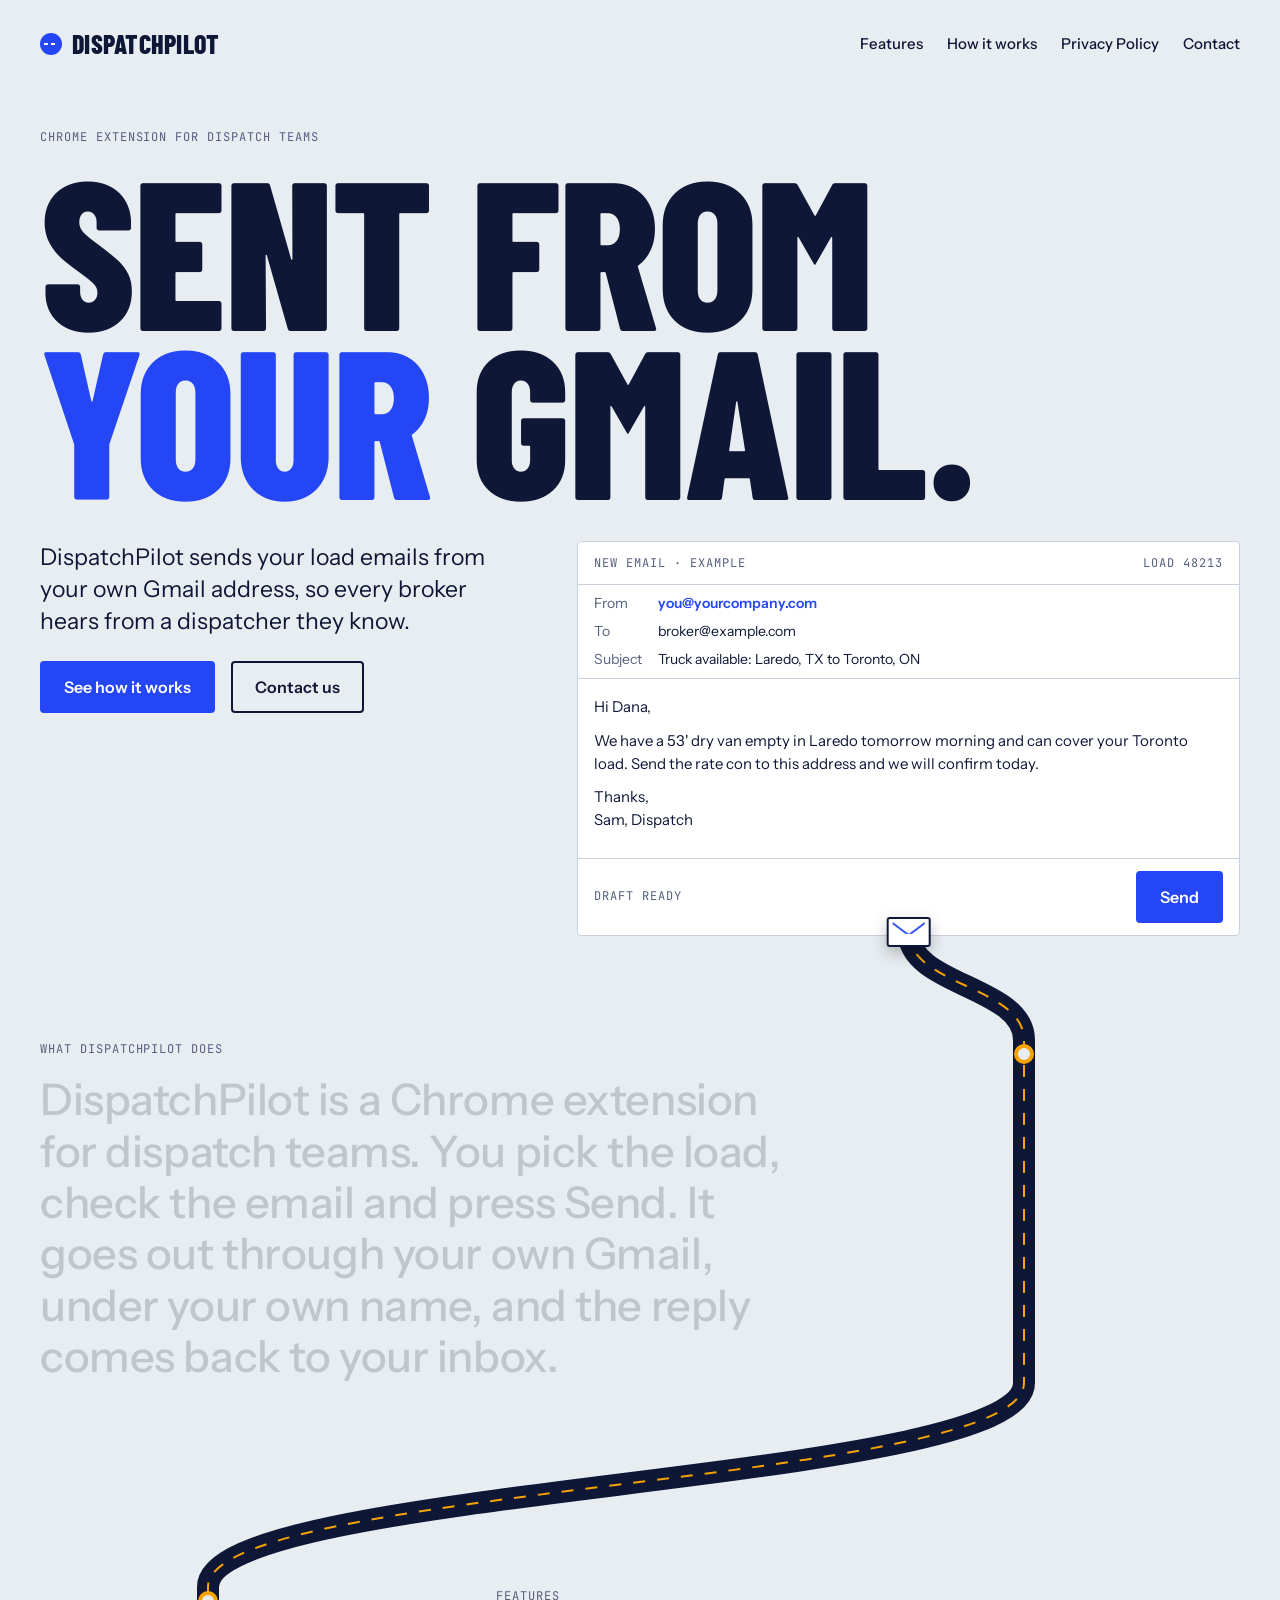
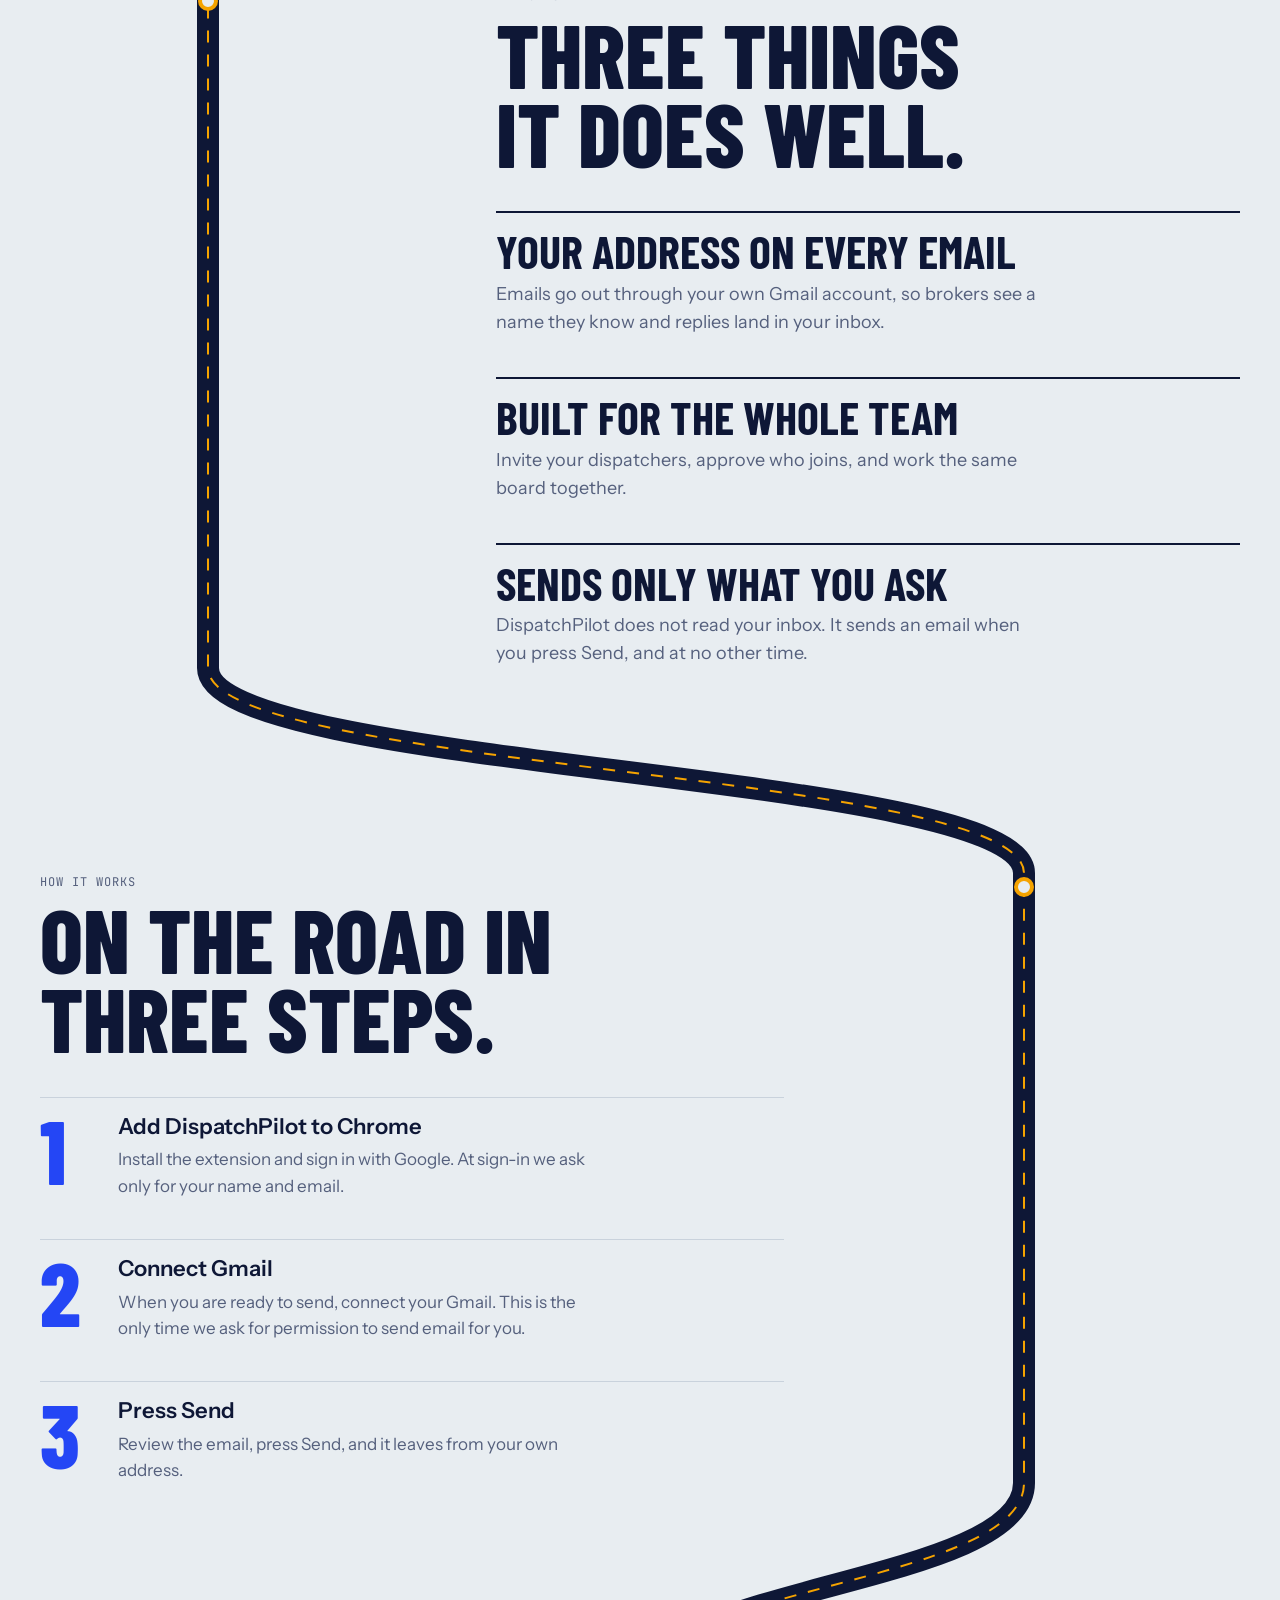
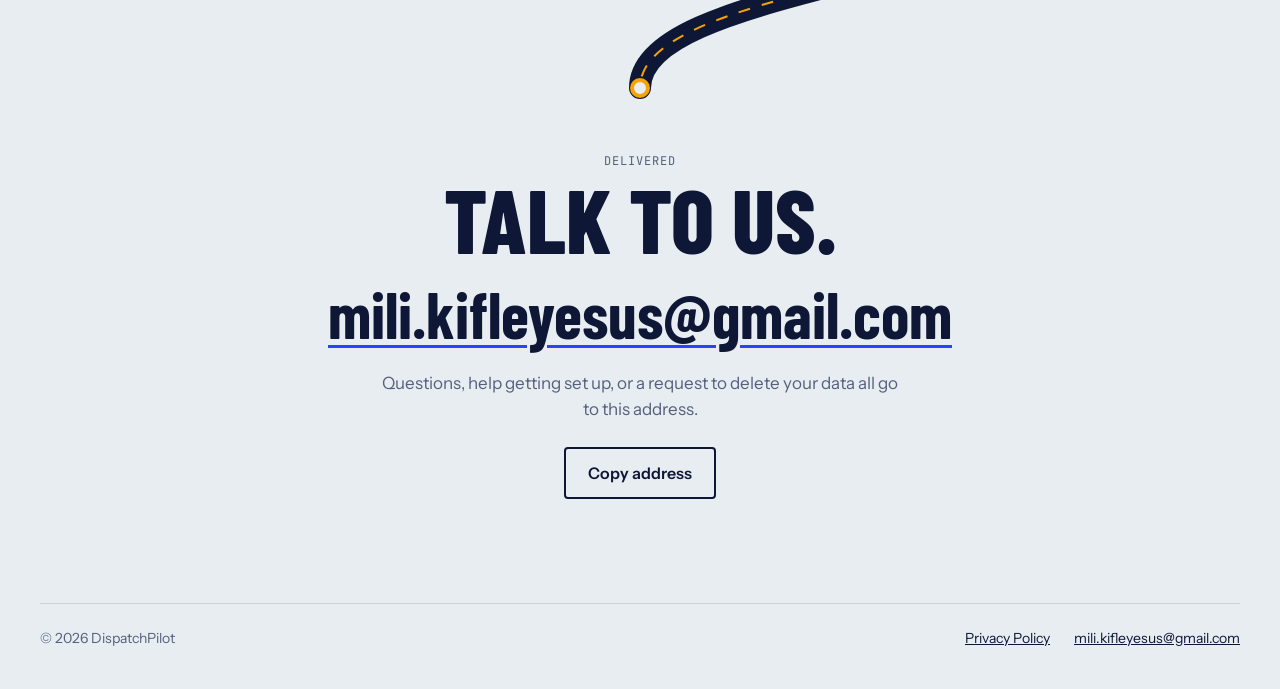
<file: index.html>
<!doctype html>
<html lang="en">
<head>
<meta charset="utf-8">
<meta name="viewport" content="width=device-width, initial-scale=1">
<title>DispatchPilot — Send dispatch email from your own Gmail</title>
<meta name="description" content="DispatchPilot is a Chrome extension that helps dispatch teams send email from their own Gmail. It sends only what you ask and never reads your inbox.">
<meta property="og:title" content="DispatchPilot">
<meta property="og:description" content="A Chrome extension that helps dispatch teams send email from their own Gmail.">
<meta property="og:type" content="website">
<meta name="theme-color" content="#E8EDF1" media="(prefers-color-scheme: light)">
<meta name="theme-color" content="#0A1024" media="(prefers-color-scheme: dark)">
<link rel="icon" href="favicon.svg" type="image/svg+xml">
<link rel="preconnect" href="https://fonts.googleapis.com">
<link rel="preconnect" href="https://fonts.gstatic.com" crossorigin>
<link rel="stylesheet" href="https://fonts.googleapis.com/css2?family=Barlow+Condensed:wght@700;800&family=Instrument+Sans:wght@400;500;600&family=JetBrains+Mono:wght@400&display=swap">
<link rel="stylesheet" href="assets/site.css">
</head>
<body>
<a class="skip" href="#main">Skip to content</a>

<div class="wrap">
  <header class="top">
    <a class="brand" href="./" aria-label="DispatchPilot home"><i aria-hidden="true"></i>DispatchPilot</a>
    <nav class="nav" aria-label="Main">
      <a class="wide" href="#features">Features</a>
      <a class="wide" href="#how">How it works</a>
      <a href="privacy/">Privacy Policy</a>
      <a href="#contact">Contact</a>
    </nav>
  </header>

  <main id="main">
    <section class="hero">
      <div class="mono">Chrome extension for dispatch teams</div>
      <h1><span class="ln"><span>Sent from</span></span><span class="ln"><span><em>your</em> Gmail.</span></span></h1>

      <div class="hero-grid">
        <div>
          <p class="lede">DispatchPilot sends your load emails from your own Gmail address, so every broker hears from a dispatcher they know.</p>
          <div class="cta-row">
            <a class="btn primary" href="#how">See how it works</a>
            <a class="btn" href="#contact">Contact us</a>
          </div>
        </div>

        <div class="mail" id="mail">
          <div class="mail-head"><span class="mono">New email · example</span><span class="mono">Load 48213</span></div>
          <dl>
            <dt>From</dt><dd><b>you@yourcompany.com</b></dd>
            <dt>To</dt><dd>broker@example.com</dd>
            <dt>Subject</dt><dd>Truck available: Laredo, TX to Toronto, ON</dd>
          </dl>
          <div class="mail-body">
            <p>Hi Dana,</p>
            <p>We have a 53' dry van empty in Laredo tomorrow morning and can cover your Toronto load. Send the rate con to this address and we will confirm today.</p>
            <p>Thanks,<br>Sam, Dispatch</p>
          </div>
          <div class="mail-foot">
            <span class="mono" id="status" role="status" aria-live="polite">Draft ready</span>
            <button class="btn primary" type="button" id="send">Send</button>
          </div>
          <div class="stamp" aria-hidden="true">Sent</div>
        </div>
      </div>
    </section>

    <div class="lane" id="lane">
      <section class="sec" data-side="left" id="what" aria-labelledby="what-h">
        <div class="mono" id="what-h">What DispatchPilot does</div>
        <p class="statement" data-words>DispatchPilot is a Chrome extension for dispatch teams. You pick the load, check the email and press Send. It goes out through your own Gmail, under your own name, and the reply comes back to your inbox.</p>
      </section>

      <section class="sec" data-side="right" id="features" aria-labelledby="feat-h">
        <div class="mono">Features</div>
        <h2 id="feat-h">Three things it does well.</h2>
        <div class="feat">
          <article>
            <h3>Your address on every email</h3>
            <p>Emails go out through your own Gmail account, so brokers see a name they know and replies land in your inbox.</p>
          </article>
          <article>
            <h3>Built for the whole team</h3>
            <p>Invite your dispatchers, approve who joins, and work the same board together.</p>
          </article>
          <article>
            <h3>Sends only what you ask</h3>
            <p>DispatchPilot does not read your inbox. It sends an email when you press Send, and at no other time.</p>
          </article>
        </div>
      </section>

      <section class="sec" data-side="left" id="how" aria-labelledby="how-h">
        <div class="mono">How it works</div>
        <h2 id="how-h">On the road in three steps.</h2>
        <ol class="steps">
          <li><div><h3>Add DispatchPilot to Chrome</h3><p>Install the extension and sign in with Google. At sign-in we ask only for your name and email.</p></div></li>
          <li><div><h3>Connect Gmail</h3><p>When you are ready to send, connect your Gmail. This is the only time we ask for permission to send email for you.</p></div></li>
          <li><div><h3>Press Send</h3><p>Review the email, press Send, and it leaves from your own address.</p></div></li>
        </ol>
      </section>

      <section class="end" id="contact" aria-labelledby="contact-h">
        <div class="mono">Delivered</div>
        <h2 id="contact-h">Talk to us.</h2>
        <a class="addr" href="mailto:mili.kifleyesus@gmail.com">mili.kifleyesus@gmail.com</a>
        <p>Questions, help getting set up, or a request to delete your data all go to this address.</p>
        <button class="btn" type="button" id="copy" data-copy="mili.kifleyesus@gmail.com">Copy address</button>
      </section>
    </div>
  </main>

  <footer class="foot">
    <div>© 2026 DispatchPilot</div>
    <nav aria-label="Footer">
      <a href="privacy/">Privacy Policy</a>
      <a href="mailto:mili.kifleyesus@gmail.com">mili.kifleyesus@gmail.com</a>
    </nav>
  </footer>
</div>

<script src="assets/vendor/gsap.min.js" defer></script>
<script src="assets/vendor/ScrollTrigger.min.js" defer></script>
<script src="assets/vendor/lenis.min.js" defer></script>
<script src="assets/site.js" defer></script>
</body>
</html>
</file>
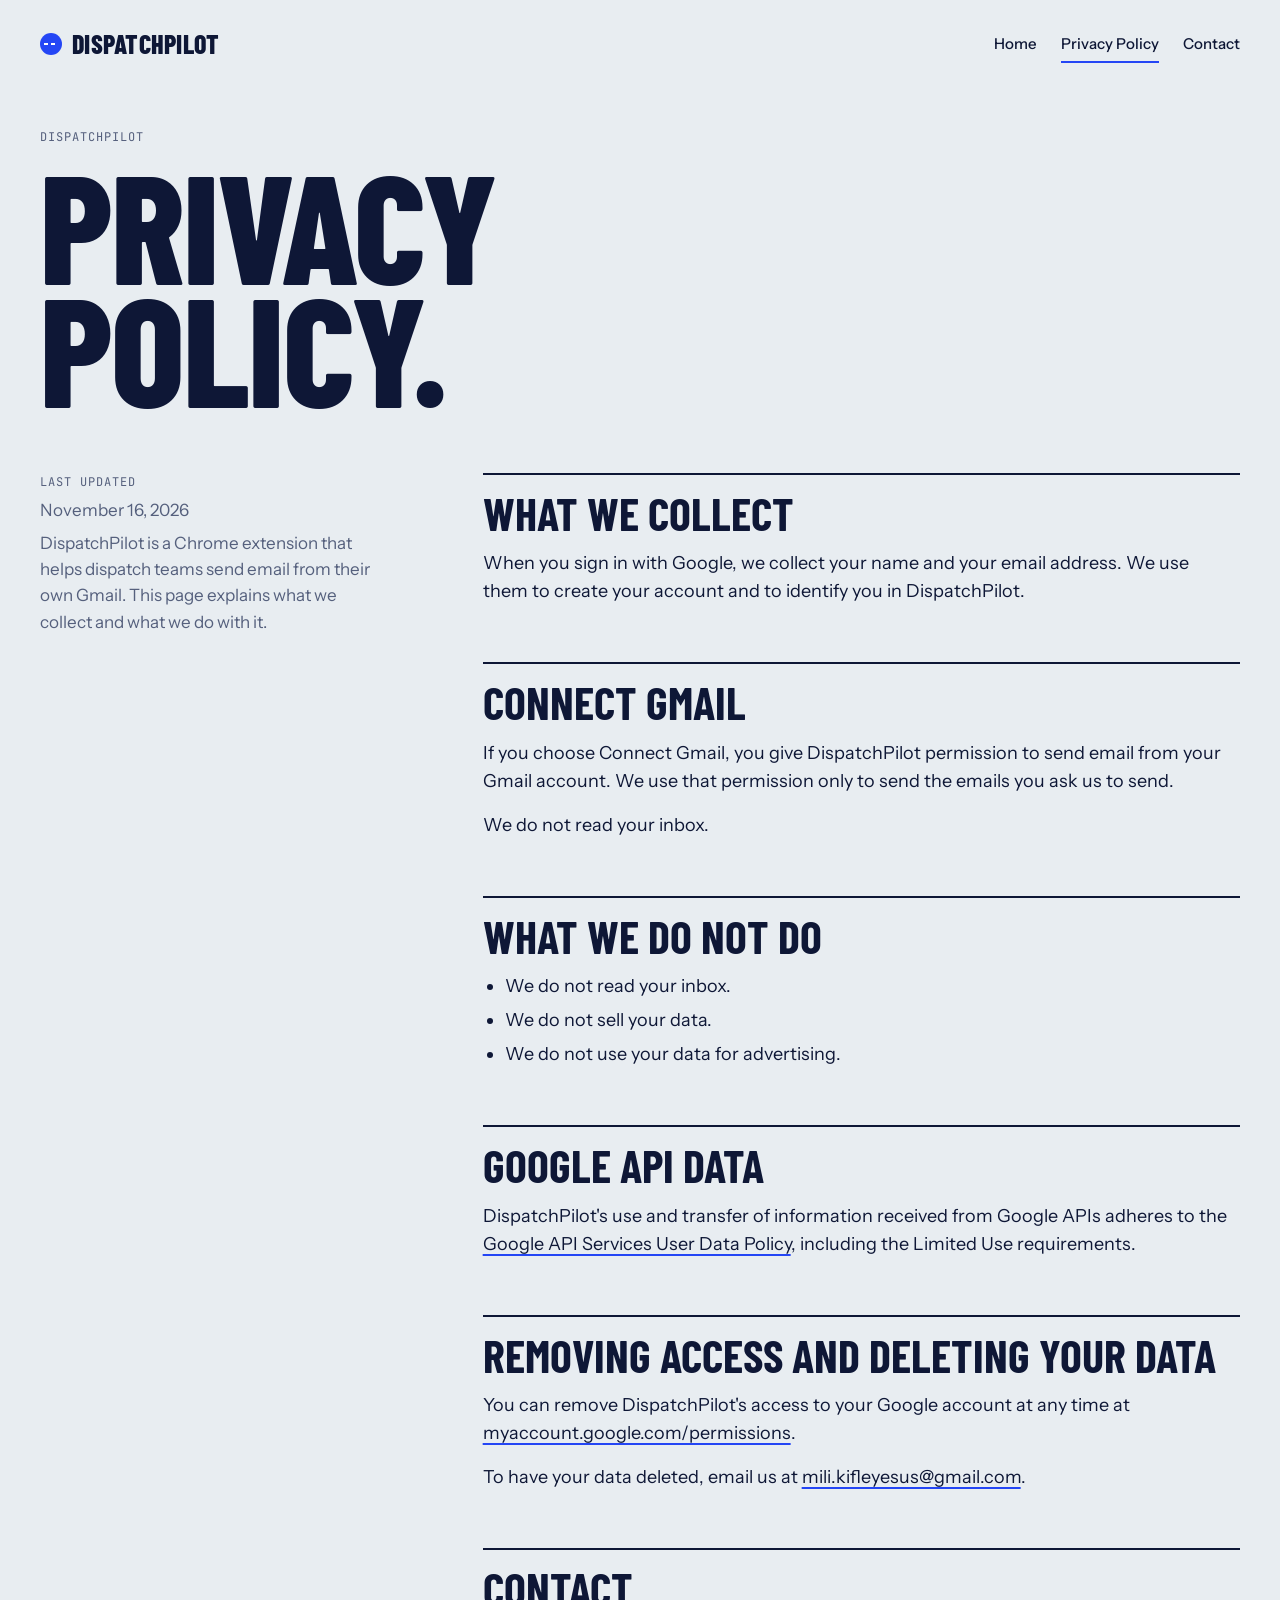
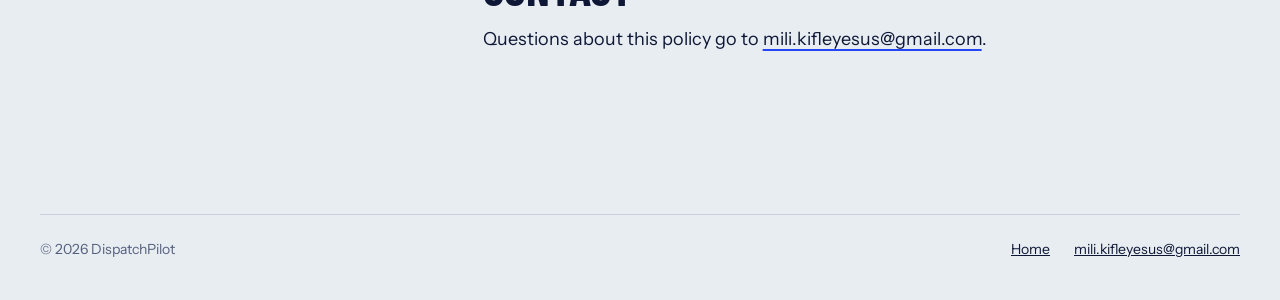
<file: privacy/index.html>
<!doctype html>
<html lang="en">
<head>
<meta charset="utf-8">
<meta name="viewport" content="width=device-width, initial-scale=1">
<title>Privacy Policy — DispatchPilot</title>
<meta name="description" content="What DispatchPilot collects, how it uses Gmail access, and how to remove access or delete your data.">
<meta name="theme-color" content="#E8EDF1" media="(prefers-color-scheme: light)">
<meta name="theme-color" content="#0A1024" media="(prefers-color-scheme: dark)">
<link rel="icon" href="../favicon.svg" type="image/svg+xml">
<link rel="preconnect" href="https://fonts.googleapis.com">
<link rel="preconnect" href="https://fonts.gstatic.com" crossorigin>
<link rel="stylesheet" href="https://fonts.googleapis.com/css2?family=Barlow+Condensed:wght@700;800&family=Instrument+Sans:wght@400;500;600&family=JetBrains+Mono:wght@400&display=swap">
<link rel="stylesheet" href="../assets/site.css">
</head>
<body>
<a class="skip" href="#main">Skip to content</a>

<div class="wrap">
  <header class="top">
    <a class="brand" href="../" aria-label="DispatchPilot home"><i aria-hidden="true"></i>DispatchPilot</a>
    <nav class="nav" aria-label="Main">
      <a class="wide" href="../">Home</a>
      <a href="./" aria-current="page">Privacy Policy</a>
      <a href="../#contact">Contact</a>
    </nav>
  </header>

  <main id="main" class="doc">
    <div class="mono">DispatchPilot</div>
    <h1><span class="ln"><span>Privacy</span></span><span class="ln"><span>Policy.</span></span></h1>

    <div class="doc-grid">
      <aside class="doc-aside">
        <div class="mono">Last updated</div>
        <p>November 16, 2026</p>
        <p>DispatchPilot is a Chrome extension that helps dispatch teams send email from their own Gmail. This page explains what we collect and what we do with it.</p>
      </aside>

      <div class="doc-body">
        <section aria-labelledby="p1">
          <h2 id="p1">What we collect</h2>
          <p>When you sign in with Google, we collect your name and your email address. We use them to create your account and to identify you in DispatchPilot.</p>
        </section>

        <section aria-labelledby="p2">
          <h2 id="p2">Connect Gmail</h2>
          <p>If you choose Connect Gmail, you give DispatchPilot permission to send email from your Gmail account. We use that permission only to send the emails you ask us to send.</p>
          <p>We do not read your inbox.</p>
        </section>

        <section aria-labelledby="p3">
          <h2 id="p3">What we do not do</h2>
          <ul>
            <li>We do not read your inbox.</li>
            <li>We do not sell your data.</li>
            <li>We do not use your data for advertising.</li>
          </ul>
        </section>

        <section aria-labelledby="p4">
          <h2 id="p4">Google API data</h2>
          <p>DispatchPilot's use and transfer of information received from Google APIs adheres to the <a href="https://developers.google.com/terms/api-services-user-data-policy" rel="noopener">Google API Services User Data Policy</a>, including the Limited Use requirements.</p>
        </section>

        <section aria-labelledby="p5">
          <h2 id="p5">Removing access and deleting your data</h2>
          <p>You can remove DispatchPilot's access to your Google account at any time at <a href="https://myaccount.google.com/permissions" rel="noopener">myaccount.google.com/permissions</a>.</p>
          <p>To have your data deleted, email us at <a href="mailto:mili.kifleyesus@gmail.com">mili.kifleyesus@gmail.com</a>.</p>
        </section>

        <section aria-labelledby="p6">
          <h2 id="p6">Contact</h2>
          <p>Questions about this policy go to <a href="mailto:mili.kifleyesus@gmail.com">mili.kifleyesus@gmail.com</a>.</p>
        </section>
      </div>
    </div>
  </main>

  <footer class="foot">
    <div>© 2026 DispatchPilot</div>
    <nav aria-label="Footer">
      <a href="../">Home</a>
      <a href="mailto:mili.kifleyesus@gmail.com">mili.kifleyesus@gmail.com</a>
    </nav>
  </footer>
</div>

<script src="../assets/vendor/gsap.min.js" defer></script>
<script src="../assets/vendor/ScrollTrigger.min.js" defer></script>
<script src="../assets/vendor/lenis.min.js" defer></script>
<script src="../assets/site.js" defer></script>
</body>
</html>
</file>
<file: assets/site.css>
/* DispatchPilot — highway signage, dawn shift.
   Sign-sized headline, 12-column grid, one road that carries the email down the page. */
:root {
  --bg: #E8EDF1;
  --surface: #FFFFFF;
  --ink: #0E1736;
  --muted: #55607D;
  --line: #C9D2DC;
  --accent: #2446F5;
  --on-accent: #FFFFFF;
  --amber: #F5A300;
  --road: #0E1736;
  --ok: #0E7A4F;

  --display: "Barlow Condensed", "Arial Narrow", "Roboto Condensed", sans-serif;
  --body: "Instrument Sans", "Segoe UI", system-ui, sans-serif;
  --mono: "JetBrains Mono", ui-monospace, Consolas, monospace;

  --s1: 8px; --s2: 16px; --s3: 24px; --s4: 40px; --s5: 64px; --s6: 104px;
  --r: 4px;
  --gutter: 16px;
}
@media (min-width: 720px) { :root { --gutter: 40px; } }
@media (prefers-color-scheme: dark) {
  :root {
    --bg: #0A1024; --surface: #131B36; --ink: #E8EDF7; --muted: #94A0BD; --line: #26304F;
    --accent: #7C95FF; --on-accent: #0A1024; --amber: #FFB938; --road: #1E2950; --ok: #4FD39A;
    color-scheme: dark;
  }
}

*, *::before, *::after { box-sizing: border-box; }
html { -webkit-text-size-adjust: 100%; }
html.lenis, html.lenis body { height: auto; }
.lenis.lenis-smooth { scroll-behavior: auto !important; }
.lenis.lenis-stopped { overflow: hidden; }
body {
  margin: 0; background: var(--bg); color: var(--ink);
  font-family: var(--body); font-size: 17px; line-height: 1.55;
  -webkit-font-smoothing: antialiased; overflow-x: hidden;
}
img, svg { max-width: 100%; }
a { color: inherit; }
:focus-visible { outline: 3px solid var(--amber); outline-offset: 3px; border-radius: 2px; }
.wrap { max-width: 1280px; margin-inline: auto; padding-inline: var(--gutter); }
.mono { font-family: var(--mono); font-size: 12px; letter-spacing: .08em; text-transform: uppercase; color: var(--muted); }
.skip { position: absolute; left: var(--gutter); top: -80px; background: var(--ink); color: var(--bg); padding: 12px 16px; border-radius: var(--r); z-index: 50; }
.skip:focus { top: 12px; }

/* header */
.top { display: flex; align-items: center; justify-content: space-between; gap: var(--s2); padding-block: var(--s3); }
.brand { font-family: var(--display); font-weight: 800; font-size: 26px; letter-spacing: .01em; text-transform: uppercase; display: flex; align-items: center; gap: 10px; text-decoration: none; }
.brand i { width: 22px; height: 22px; background: var(--accent); border-radius: 50%; position: relative; display: inline-block; flex: none; }
.brand i::after { content: ""; position: absolute; left: 4px; right: 4px; top: 10px; height: 2px; background: repeating-linear-gradient(90deg, var(--on-accent) 0 4px, transparent 4px 7px); }
.nav { display: flex; gap: var(--s3); font-size: 15px; font-weight: 500; }
.nav a { white-space: nowrap; text-decoration: none; padding-block: 6px; border-bottom: 2px solid transparent; transition: border-color .15s ease; }
.nav a:hover, .nav a[aria-current="page"] { border-bottom-color: var(--accent); }
@media (max-width: 640px) { .nav { gap: var(--s2); font-size: 14px; } .nav .wide { display: none; } }

/* buttons */
.btn {
  display: inline-block; font: 600 16px/1 var(--body); padding: 16px 22px; border-radius: var(--r);
  border: 2px solid var(--ink); background: transparent; color: var(--ink); cursor: pointer; text-decoration: none;
  transition: transform .15s ease, background .15s ease, color .15s ease;
}
.btn.primary { background: var(--accent); border-color: var(--accent); color: var(--on-accent); }
.btn:hover { transform: translateY(-2px); }
.btn:active { transform: translateY(0); }

/* hero */
.hero { padding-block: var(--s4) var(--s6); }
h1, h2, h3 { margin: 0; }
h1 {
  font-family: var(--display); font-weight: 800; text-transform: uppercase;
  font-size: clamp(68px, 16.5vw, 232px); line-height: .8; letter-spacing: -.012em;
  margin-top: var(--s2);
}
h1 em { font-style: normal; color: var(--accent); }
h1 .ln { display: block; overflow: hidden; padding-bottom: .06em; margin-bottom: -.06em; }
h1 .ln > span { display: block; }
.hero-grid { display: grid; gap: var(--s4); margin-top: var(--s4); align-items: start; }
@media (min-width: 900px) { .hero-grid { grid-template-columns: 5fr 7fr; gap: var(--s5); } }
.hero-grid > * { min-width: 0; }
.lede { font-size: clamp(19px, 2vw, 23px); line-height: 1.4; max-width: 30ch; margin: 0 0 var(--s3); }
.cta-row { display: flex; gap: var(--s2); flex-wrap: wrap; align-items: center; }

/* compose card */
.mail { background: var(--surface); border: 1px solid var(--line); border-radius: var(--r); position: relative; overflow: hidden; z-index: 2; }
.mail-head { display: flex; justify-content: space-between; align-items: center; gap: var(--s2); padding: 12px var(--s2); border-bottom: 1px solid var(--line); }
.mail dl { margin: 0; padding: var(--s1) var(--s2); display: grid; grid-template-columns: 64px 1fr; row-gap: 6px; font-size: 14px; border-bottom: 1px solid var(--line); }
.mail dt { color: var(--muted); }
.mail dd { margin: 0; min-width: 0; overflow-wrap: anywhere; }
.mail dd b { font-weight: 600; color: var(--accent); }
.mail-body { padding: var(--s2); font-size: 15px; }
.mail-body p { margin: 0 0 10px; }
.mail-foot { display: flex; justify-content: space-between; align-items: center; gap: var(--s2); padding: 12px var(--s2); border-top: 1px solid var(--line); flex-wrap: wrap; }
.stamp {
  position: absolute; right: 18px; top: 64px; font-family: var(--display); font-weight: 800; font-size: 34px; text-transform: uppercase;
  color: var(--ok); border: 3px solid var(--ok); padding: 0 12px; border-radius: var(--r); transform: rotate(-7deg) scale(1.6); opacity: 0;
  transition: opacity .25s ease, transform .35s cubic-bezier(.2,1.4,.4,1); pointer-events: none;
}
.mail.sent .stamp { opacity: 1; transform: rotate(-7deg) scale(1); }

/* the lane */
.lane { position: relative; display: grid; gap: clamp(120px, 16vw, 220px); padding-bottom: var(--s6); }
.lane-svg { position: absolute; inset: 0; width: 100%; height: 100%; overflow: visible; pointer-events: none; z-index: 0; }
.lane-svg path { fill: none; stroke-linecap: round; stroke-linejoin: round; }
.lane-svg .asphalt { stroke: var(--road); stroke-width: 22; }
.lane-svg .done { stroke: var(--accent); stroke-width: 22; }
.lane-svg .centre { stroke: var(--amber); stroke-width: 2; stroke-dasharray: 12 12; stroke-linecap: butt; }
.dot { position: absolute; left: 0; top: 0; width: 20px; height: 20px; margin: -10px 0 0 -10px; border-radius: 50%; background: var(--bg); border: 4px solid var(--amber); z-index: 1; transition: background .2s ease, scale .3s cubic-bezier(.2,1.6,.4,1); }
.dot.on { background: var(--amber); scale: 1.25; }
.pkt {
  position: absolute; left: 0; top: 0; width: 44px; height: 30px; border-radius: 3px; z-index: 3;
  background: var(--surface); border: 2px solid var(--ink); box-shadow: 0 6px 16px rgb(0 0 0 / .25);
  will-change: transform; visibility: hidden;
}
.pkt::before { content: ""; position: absolute; left: 4px; right: 4px; top: 3px; height: 12px; background: var(--accent); clip-path: polygon(0 0, 50% 100%, 100% 0, 100% 18%, 50% 118%, 0 18%); }
.lane.ready .pkt { visibility: visible; }

.sec { position: relative; z-index: 1; min-width: 0; padding-left: 44px; scroll-margin-top: 20vh; }
@media (min-width: 900px) {
  .sec { padding-left: 0; }
  .sec[data-side="left"] { width: 62%; }
  .sec[data-side="right"] { width: 62%; margin-left: auto; }
}
h2 { font-family: var(--display); font-weight: 800; text-transform: uppercase; font-size: clamp(44px, 7vw, 104px); line-height: .88; margin: var(--s1) 0 var(--s4); text-wrap: balance; }
.statement { font-size: clamp(24px, 3.4vw, 44px); line-height: 1.18; font-weight: 500; letter-spacing: -.01em; margin: var(--s2) 0 0; }

.feat { display: grid; gap: var(--s4); }
.feat article { border-top: 2px solid var(--ink); padding-top: var(--s2); }
.feat h3 { font-family: var(--display); font-weight: 700; text-transform: uppercase; font-size: clamp(30px, 3.6vw, 48px); line-height: .95; margin-bottom: var(--s1); }
.feat p { margin: 0; color: var(--muted); max-width: 46ch; font-size: 18px; }

.steps { list-style: none; margin: 0; padding: 0; display: grid; gap: var(--s4); counter-reset: step; }
.steps li { counter-increment: step; display: grid; grid-template-columns: auto 1fr; gap: var(--s3); align-items: start; border-top: 1px solid var(--line); padding-top: var(--s2); }
.steps li::before { content: counter(step); font-family: var(--display); font-weight: 800; font-size: clamp(56px, 7vw, 96px); line-height: .8; color: var(--accent); min-width: .6em; }
.steps h3 { font: 600 22px/1.2 var(--body); margin-bottom: 6px; }
.steps p { margin: 0; color: var(--muted); max-width: 44ch; }

.end { position: relative; z-index: 1; padding-left: 44px; padding-top: var(--s4); scroll-margin-top: 20vh; }
@media (min-width: 900px) { .end { padding-left: 0; text-align: center; padding-top: var(--s5); } .end p { margin-inline: auto; } }
.end h2 { margin-bottom: var(--s3); }
.addr { font-family: var(--display); font-weight: 700; font-size: clamp(26px, 5vw, 64px); line-height: 1; overflow-wrap: anywhere; text-decoration-thickness: 3px; text-underline-offset: 6px; text-decoration-color: var(--accent); }
.end p { color: var(--muted); max-width: 48ch; margin-block: var(--s3); }

/* footer */
.foot { border-top: 1px solid var(--line); padding-block: var(--s3) var(--s4); display: flex; justify-content: space-between; gap: var(--s2) var(--s4); flex-wrap: wrap; font-size: 14px; color: var(--muted); }
.foot nav { display: flex; gap: var(--s3); flex-wrap: wrap; }
.foot a { color: var(--ink); }

/* privacy page */
.doc { padding-block: var(--s4) var(--s6); }
.doc h1 { font-size: clamp(60px, 12vw, 168px); }
.doc-grid { display: grid; gap: var(--s4); margin-top: var(--s5); }
@media (min-width: 900px) { .doc-grid { grid-template-columns: 4fr 8fr; gap: var(--s5); } .doc-aside { position: sticky; top: var(--s4); align-self: start; } }
.doc-grid > * { min-width: 0; }
.doc-aside p { margin: 6px 0 0; color: var(--muted); max-width: 30ch; }
.doc-body section { border-top: 2px solid var(--ink); padding-block: var(--s2) var(--s4); }
.doc-body h2 { font-size: clamp(30px, 3.6vw, 48px); line-height: .95; margin: 0 0 var(--s2); font-weight: 700; }
.doc-body p, .doc-body li { max-width: 62ch; font-size: 18px; }
.doc-body p { margin: 0 0 var(--s2); }
.doc-body ul { margin: 0 0 var(--s2); padding-left: 22px; }
.doc-body li { margin-bottom: 6px; }
.doc-body a { text-decoration-color: var(--accent); text-decoration-thickness: 2px; text-underline-offset: 4px; overflow-wrap: anywhere; }

/* motion: one load sequence in the hero */
@media (prefers-reduced-motion: no-preference) {
  h1 .ln > span { animation: rise .9s cubic-bezier(.2,.8,.2,1) both; }
  h1 .ln:nth-child(2) > span { animation-delay: .09s; }
  .hero-grid > * { animation: settle .8s cubic-bezier(.2,.8,.2,1) .35s both; }
  .hero-grid > *:nth-child(2) { animation-delay: .47s; }
}
@keyframes rise { from { transform: translateY(105%); } to { transform: none; } }
@keyframes settle { from { opacity: 0; transform: translateY(18px); } to { opacity: 1; transform: none; } }
@media (prefers-reduced-motion: reduce) {
  *, *::before, *::after { transition: none !important; animation: none !important; }
}
</file>
